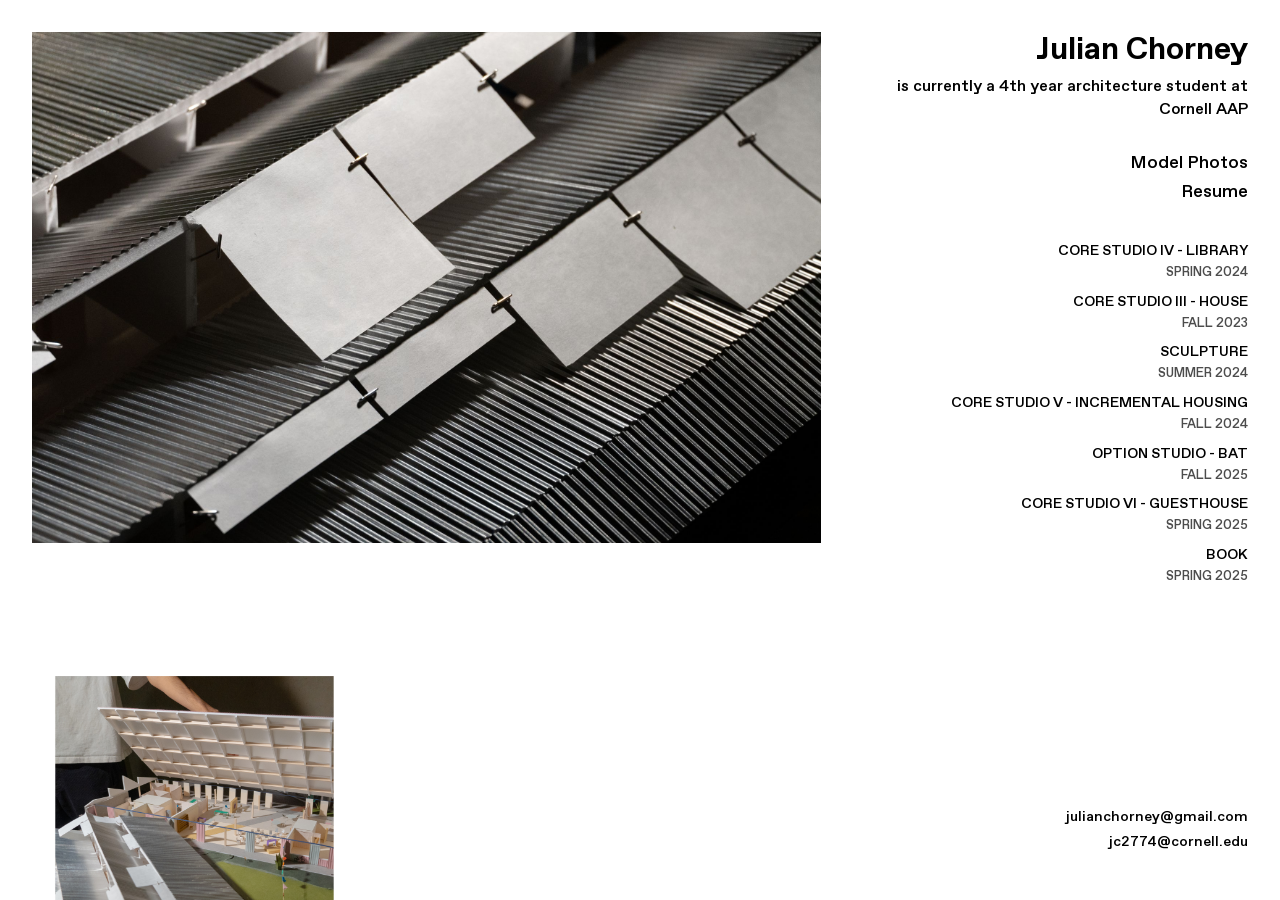
<file: index.html>
<!DOCTYPE html>
<html lang="en">
<head>
    <meta charset="UTF-8">
    <meta name="viewport" content="width=device-width, initial-scale=1.0">
    <title>Julian Chorney - Selected Works</title>
    <link rel="stylesheet" href="base.css">
    <link rel="stylesheet" href="style.css">
</head>
<body>
    <div class="simple-container">
        <!-- Left Scrollable Area (2/3) -->
        <div class="left-scroll">
            <div class="scroll-content">
                <!-- Portfolio Spreads -->
                <img src="PORTFOLIO/COVER.jpg" alt="Portfolio Cover" class="portfolio-image">
                <img src="PORTFOLIO/2022-2026 Portfolio2.jpg" alt="Portfolio Spread 2" class="portfolio-image">
                <img id="core-studio-4" src="PORTFOLIO/2022-2026 Portfolio3.jpg" alt="Portfolio Spread 3" class="portfolio-image">
                <img src="PORTFOLIO/2022-2026 Portfolio4.jpg" alt="Portfolio Spread 4" class="portfolio-image">
                <img src="PORTFOLIO/2022-2026 Portfolio5.jpg" alt="Portfolio Spread 5" class="portfolio-image">
                <img src="PORTFOLIO/2022-2026 Portfolio6.jpg" alt="Portfolio Spread 6" class="portfolio-image">
                <img id="core-studio-3" src="PORTFOLIO/2022-2026 Portfolio7.jpg" alt="Portfolio Spread 7" class="portfolio-image">
                <img src="PORTFOLIO/2022-2026 Portfolio8.jpg" alt="Portfolio Spread 8" class="portfolio-image">
                <img src="PORTFOLIO/2022-2026 Portfolio9.jpg" alt="Portfolio Spread 9" class="portfolio-image">
                <img id="sculpture" src="PORTFOLIO/2022-2026 Portfolio10.jpg" alt="Portfolio Spread 10" class="portfolio-image">
                <img src="PORTFOLIO/2022-2026 Portfolio11.jpg" alt="Portfolio Spread 11" class="portfolio-image">
                <img id="core-studio-5" src="PORTFOLIO/2022-2026 Portfolio12.jpg" alt="Portfolio Spread 12" class="portfolio-image">
                <img src="PORTFOLIO/2022-2026 Portfolio13.jpg" alt="Portfolio Spread 13" class="portfolio-image">
                <img src="PORTFOLIO/2022-2026 Portfolio14.jpg" alt="Portfolio Spread 14" class="portfolio-image">
                <img src="PORTFOLIO/2022-2026 Portfolio15.jpg" alt="Portfolio Spread 15" class="portfolio-image">
                <img src="PORTFOLIO/2022-2026 Portfolio16.jpg" alt="Portfolio Spread 16" class="portfolio-image">
                <img id="option-studio" src="PORTFOLIO/2022-2026 Portfolio17.jpg" alt="Portfolio Spread 17" class="portfolio-image">
                <img src="PORTFOLIO/2022-2026 Portfolio18.jpg" alt="Portfolio Spread 18" class="portfolio-image">
                <img src="PORTFOLIO/2022-2026 Portfolio19.jpg" alt="Portfolio Spread 19" class="portfolio-image">
                <img src="PORTFOLIO/2022-2026 Portfolio20.jpg" alt="Portfolio Spread 20" class="portfolio-image">
                <img id="core-studio-6" src="PORTFOLIO/2022-2026 Portfolio21.jpg" alt="Portfolio Spread 21" class="portfolio-image">
                <img src="PORTFOLIO/2022-2026 Portfolio22.jpg" alt="Portfolio Spread 22" class="portfolio-image">
                <img src="PORTFOLIO/2022-2026 Portfolio23.jpg" alt="Portfolio Spread 23" class="portfolio-image">
                <img id="book" src="PORTFOLIO/2022-2026 Portfolio24.jpg" alt="Portfolio Spread 24" class="portfolio-image">
                <img src="PORTFOLIO/2022-2026 Portfolio25.jpg" alt="Portfolio Spread 25" class="portfolio-image">
            </div>
        </div>

        <!-- Right Static Area (1/3) -->
        <div class="right-static">
            <div class="static-content">
                <div class="top-content">
                    <h2>Julian Chorney</h2>
                    <p class="description">is currently a 4th year architecture student at Cornell AAP</p>
                    <div class="nav-links">
                        <a href="model-photos.html" class="nav-link">Model Photos</a>
                        <a href="Julian Chorney 2026 Resume Website.pdf" class="nav-link" target="_blank">Resume</a>
                    </div>
                    <div class="table-of-contents">
                        <div class="project-list">
                            <div class="project-item">
                                <a href="#core-studio-4" class="project-title">CORE STUDIO IV - LIBRARY</a>
                                <span class="project-date">SPRING 2024</span>
                            </div>
                            <div class="project-item">
                                <a href="#core-studio-3" class="project-title">CORE STUDIO III - HOUSE</a>
                                <span class="project-date">FALL 2023</span>
                            </div>
                            <div class="project-item">
                                <a href="#sculpture" class="project-title">SCULPTURE</a>
                                <span class="project-date">SUMMER 2024</span>
                            </div>
                            <div class="project-item">
                                <a href="#core-studio-5" class="project-title">CORE STUDIO V - INCREMENTAL HOUSING</a>
                                <span class="project-date">FALL 2024</span>
                            </div>
                            <div class="project-item">
                                <a href="#option-studio" class="project-title">OPTION STUDIO - BAT</a>
                                <span class="project-date">FALL 2025</span>
                            </div>
                            <div class="project-item">
                                <a href="#core-studio-6" class="project-title">CORE STUDIO VI - GUESTHOUSE</a>
                                <span class="project-date">SPRING 2025</span>
                            </div>
                            <div class="project-item">
                                <a href="#book" class="project-title">BOOK</a>
                                <span class="project-date">SPRING 2025</span>
                            </div>
                        </div>
                    </div>
                </div>
                <div class="contact-info">
                    <p>julianchorney@gmail.com</p>
                    <p>jc2774@cornell.edu</p>
                </div>
            </div>
        </div>
    </div>

    <script src="navigation.js"></script>
</body>
</html>
</file>
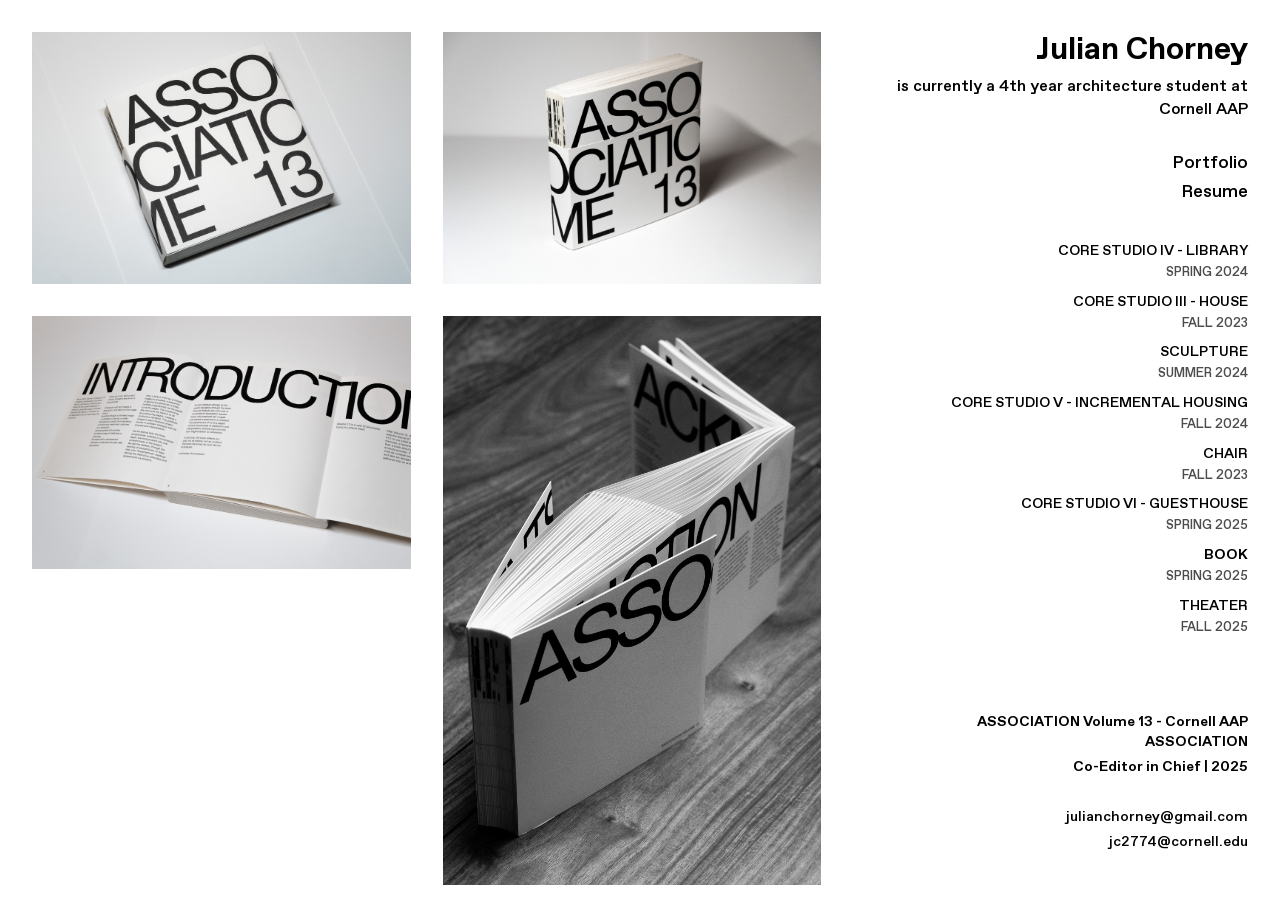
<file: book.html>
<!DOCTYPE html>
<html lang="en">
<head>
    <meta charset="UTF-8">
    <meta name="viewport" content="width=device-width, initial-scale=1.0">
    <title>BOOK - Julian Chorney</title>
    <link rel="stylesheet" href="base.css">
    <link rel="stylesheet" href="style.css">
</head>
<body>
    <div class="simple-container">
        <!-- Left Gallery Area (2/3) -->
        <div class="left-scroll">
            <div class="scroll-content">
                <div class="gallery-grid">
                    <!-- Gallery images will be loaded here -->
                </div>
            </div>
        </div>

        <!-- Right Static Area (1/3) -->
        <div class="right-static">
            <div class="static-content">
                <div class="top-content">
                    <h2><a href="index.html" class="name-link">Julian Chorney</a></h2>
                    <p class="description">is currently a 4th year architecture student at Cornell AAP</p>
                    <div class="nav-links">
                        <a href="index.html" class="nav-link">Portfolio</a>
                        <a href="Julian Chorney 2026 Resume Website.pdf" class="nav-link" target="_blank">Resume</a>
                    </div>
                    <div class="table-of-contents">
                        <div class="project-list">
                            <div class="project-item">
                                <a href="model-photos.html#core-studio-4" class="project-title">CORE STUDIO IV - LIBRARY</a>
                                <span class="project-date">SPRING 2024</span>
                            </div>
                            <div class="project-item">
                                <a href="model-photos.html#core-studio-3" class="project-title">CORE STUDIO III - HOUSE</a>
                                <span class="project-date">FALL 2023</span>
                            </div>
                            <div class="project-item">
                                <a href="sculpture.html" class="project-title">SCULPTURE</a>
                                <span class="project-date">SUMMER 2024</span>
                            </div>
                            <div class="project-item">
                                <a href="core-studio-5.html" class="project-title">CORE STUDIO V - INCREMENTAL HOUSING</a>
                                <span class="project-date">FALL 2024</span>
                            </div>
                            <div class="project-item">
                                <a href="chair.html" class="project-title">CHAIR</a>
                                <span class="project-date">FALL 2023</span>
                            </div>
                            <div class="project-item">
                                <a href="guesthouse.html" class="project-title">CORE STUDIO VI - GUESTHOUSE</a>
                                <span class="project-date">SPRING 2025</span>
                            </div>
                            <div class="project-item">
                                <a href="#" class="project-title active">BOOK</a>
                                <span class="project-date">SPRING 2025</span>
                            </div>
                            <div class="project-item">
                                <a href="model.html" class="project-title">THEATER</a>
                                <span class="project-date">FALL 2025</span>
                            </div>
                        </div>
                    </div>
                </div>
                <div class="contact-info">
                    <p><strong>ASSOCIATION Volume 13 - Cornell AAP ASSOCIATION</strong></p>
                    <p><strong>Co-Editor in Chief | 2025</strong></p>
                    <p>&nbsp;</p>
                    <p>julianchorney@gmail.com</p>
                    <p>jc2774@cornell.edu</p>
                </div>
            </div>
        </div>
    </div>

    <script src="book-script.js"></script>
</body>
</html>
</file>
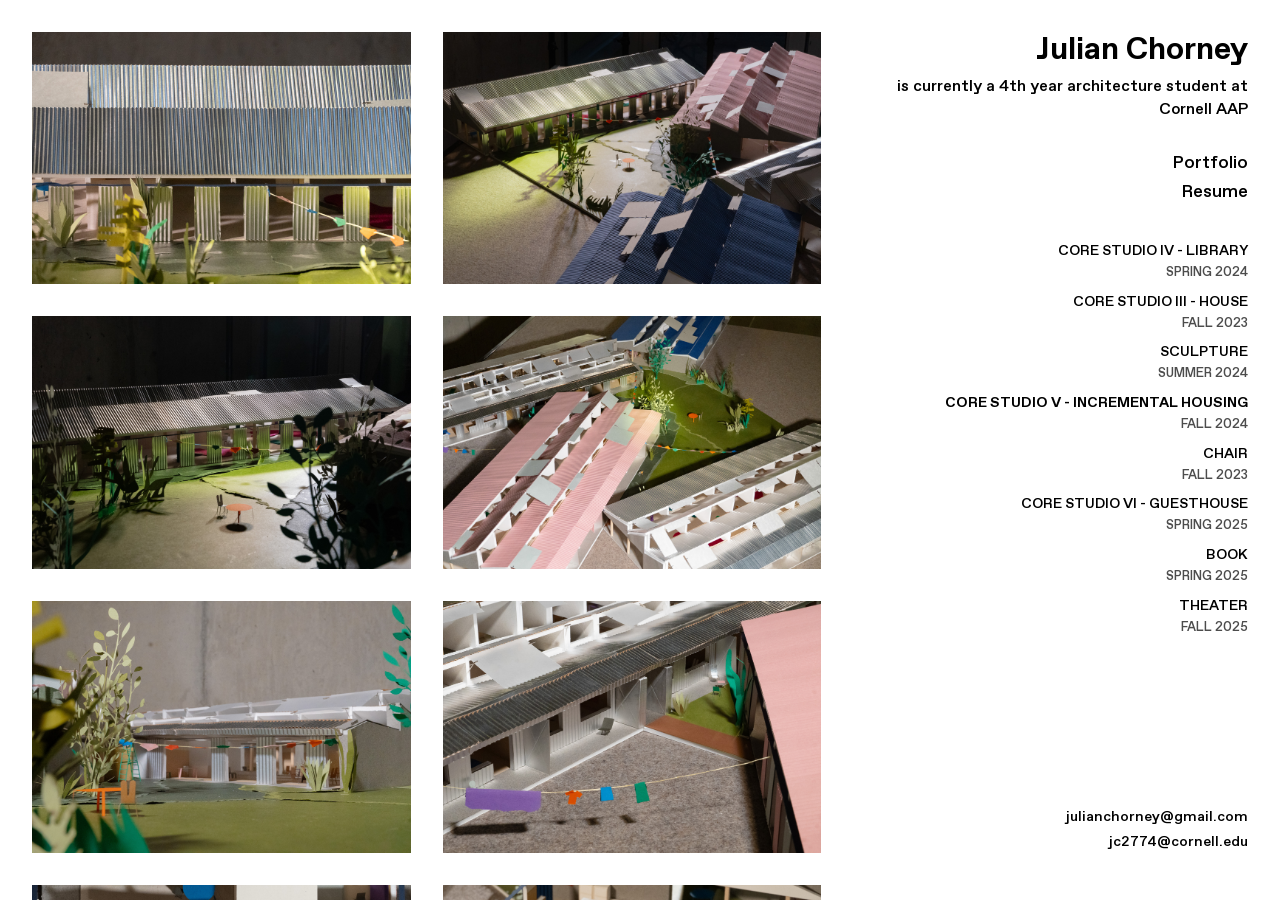
<file: core-studio-5.html>
<!DOCTYPE html>
<html lang="en">
<head>
    <meta charset="UTF-8">
    <meta name="viewport" content="width=device-width, initial-scale=1.0">
    <title>CORE STUDIO V - INCREMENTAL HOUSING - Julian Chorney</title>
    <link rel="stylesheet" href="base.css">
    <link rel="stylesheet" href="style.css">
</head>
<body>
    <div class="simple-container">
        <!-- Left Gallery Area (2/3) -->
        <div class="left-scroll">
            <div class="scroll-content">
                <div class="gallery-grid">
                    <!-- Gallery images will be loaded here -->
                </div>
            </div>
        </div>

        <!-- Right Static Area (1/3) -->
        <div class="right-static">
            <div class="static-content">
                <div class="top-content">
                    <h2><a href="index.html" class="name-link">Julian Chorney</a></h2>
                    <p class="description">is currently a 4th year architecture student at Cornell AAP</p>
                    <div class="nav-links">
                        <a href="index.html" class="nav-link">Portfolio</a>
                        <a href="Julian Chorney 2026 Resume Website.pdf" class="nav-link" target="_blank">Resume</a>
                    </div>
                    <div class="table-of-contents">
                        <div class="project-list">
                            <div class="project-item">
                                <a href="model-photos.html#core-studio-4" class="project-title">CORE STUDIO IV - LIBRARY</a>
                                <span class="project-date">SPRING 2024</span>
                            </div>
                            <div class="project-item">
                                <a href="model-photos.html#core-studio-3" class="project-title">CORE STUDIO III - HOUSE</a>
                                <span class="project-date">FALL 2023</span>
                            </div>
                            <div class="project-item">
                                <a href="sculpture.html" class="project-title">SCULPTURE</a>
                                <span class="project-date">SUMMER 2024</span>
                            </div>
                            <div class="project-item">
                                <a href="#" class="project-title active">CORE STUDIO V - INCREMENTAL HOUSING</a>
                                <span class="project-date">FALL 2024</span>
                            </div>
                            <div class="project-item">
                                <a href="chair.html" class="project-title">CHAIR</a>
                                <span class="project-date">FALL 2023</span>
                            </div>
                            <div class="project-item">
                                <a href="guesthouse.html" class="project-title">CORE STUDIO VI - GUESTHOUSE</a>
                                <span class="project-date">SPRING 2025</span>
                            </div>
                            <div class="project-item">
                                <a href="book.html" class="project-title">BOOK</a>
                                <span class="project-date">SPRING 2025</span>
                            </div>
                            <div class="project-item">
                                <a href="model.html" class="project-title">THEATER</a>
                                <span class="project-date">FALL 2025</span>
                            </div>
                        </div>
                    </div>
                </div>
                <div class="contact-info">
                    <p>julianchorney@gmail.com</p>
                    <p>jc2774@cornell.edu</p>
                </div>
            </div>
        </div>
    </div>

    <script src="core-studio-5-script.js"></script>
</body>
</html>
</file>
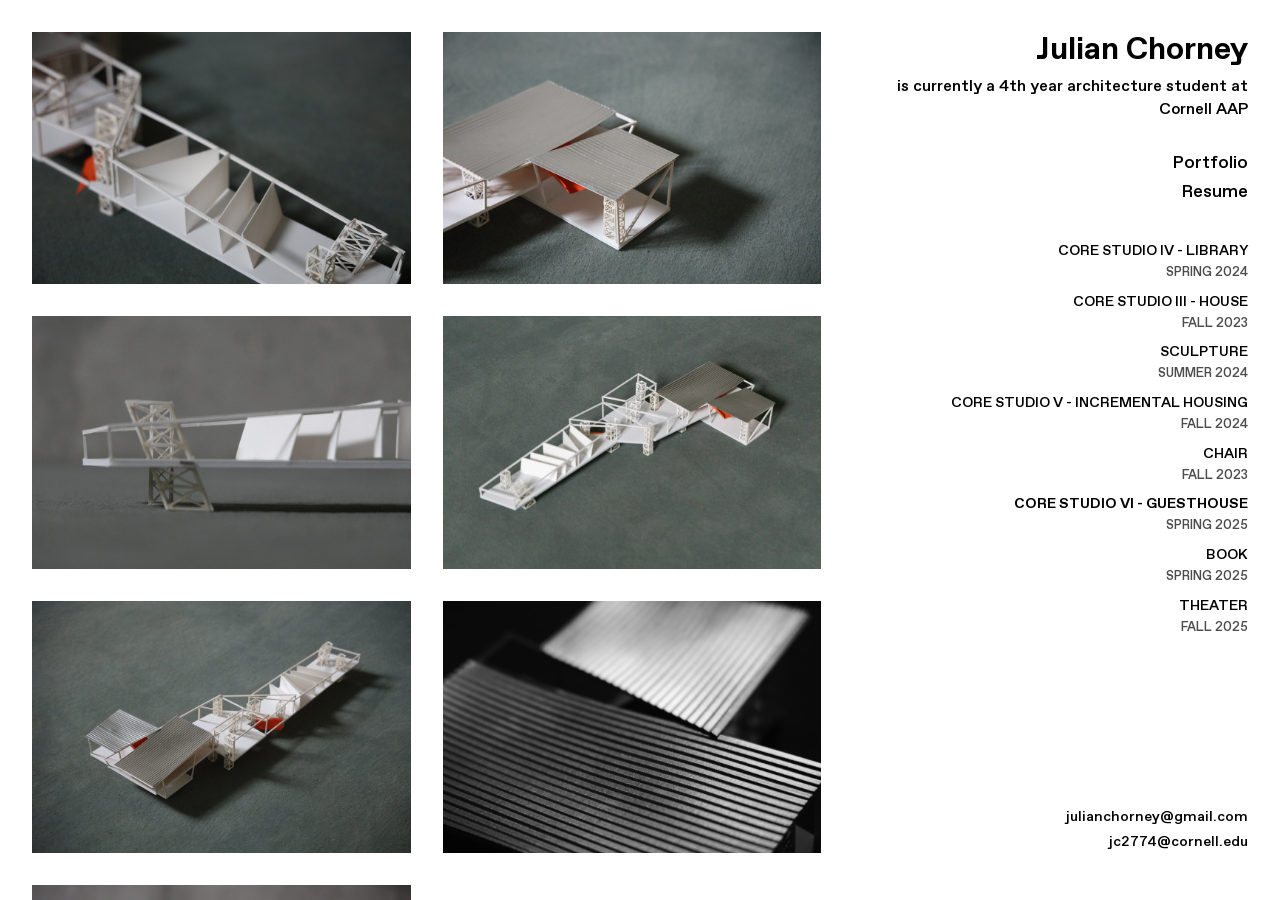
<file: guesthouse.html>
<!DOCTYPE html>
<html lang="en">
<head>
    <meta charset="UTF-8">
    <meta name="viewport" content="width=device-width, initial-scale=1.0">
    <title>CORE STUDIO VI - GUESTHOUSE - Julian Chorney</title>
    <link rel="stylesheet" href="base.css">
    <link rel="stylesheet" href="style.css">
</head>
<body>
    <div class="simple-container">
        <!-- Left Gallery Area (2/3) -->
        <div class="left-scroll">
            <div class="scroll-content">
                <div class="gallery-grid">
                    <!-- Gallery images will be loaded here -->
                </div>
            </div>
        </div>

        <!-- Right Static Area (1/3) -->
        <div class="right-static">
            <div class="static-content">
                <div class="top-content">
                    <h2><a href="index.html" class="name-link">Julian Chorney</a></h2>
                    <p class="description">is currently a 4th year architecture student at Cornell AAP</p>
                    <div class="nav-links">
                        <a href="index.html" class="nav-link">Portfolio</a>
                        <a href="Julian Chorney 2026 Resume Website.pdf" class="nav-link" target="_blank">Resume</a>
                    </div>
                    <div class="table-of-contents">
                        <div class="project-list">
                            <div class="project-item">
                                <a href="model-photos.html#core-studio-4" class="project-title">CORE STUDIO IV - LIBRARY</a>
                                <span class="project-date">SPRING 2024</span>
                            </div>
                            <div class="project-item">
                                <a href="model-photos.html#core-studio-3" class="project-title">CORE STUDIO III - HOUSE</a>
                                <span class="project-date">FALL 2023</span>
                            </div>
                            <div class="project-item">
                                <a href="sculpture.html" class="project-title">SCULPTURE</a>
                                <span class="project-date">SUMMER 2024</span>
                            </div>
                            <div class="project-item">
                                <a href="core-studio-5.html" class="project-title">CORE STUDIO V - INCREMENTAL HOUSING</a>
                                <span class="project-date">FALL 2024</span>
                            </div>
                            <div class="project-item">
                                <a href="chair.html" class="project-title">CHAIR</a>
                                <span class="project-date">FALL 2023</span>
                            </div>
                            <div class="project-item">
                                <a href="#" class="project-title active">CORE STUDIO VI - GUESTHOUSE</a>
                                <span class="project-date">SPRING 2025</span>
                            </div>
                            <div class="project-item">
                                <a href="book.html" class="project-title">BOOK</a>
                                <span class="project-date">SPRING 2025</span>
                            </div>
                            <div class="project-item">
                                <a href="model.html" class="project-title">THEATER</a>
                                <span class="project-date">FALL 2025</span>
                            </div>
                        </div>
                    </div>
                </div>
                <div class="contact-info">
                    <p>julianchorney@gmail.com</p>
                    <p>jc2774@cornell.edu</p>
                </div>
            </div>
        </div>
    </div>

    <script src="guesthouse-script.js"></script>
</body>
</html>
</file>
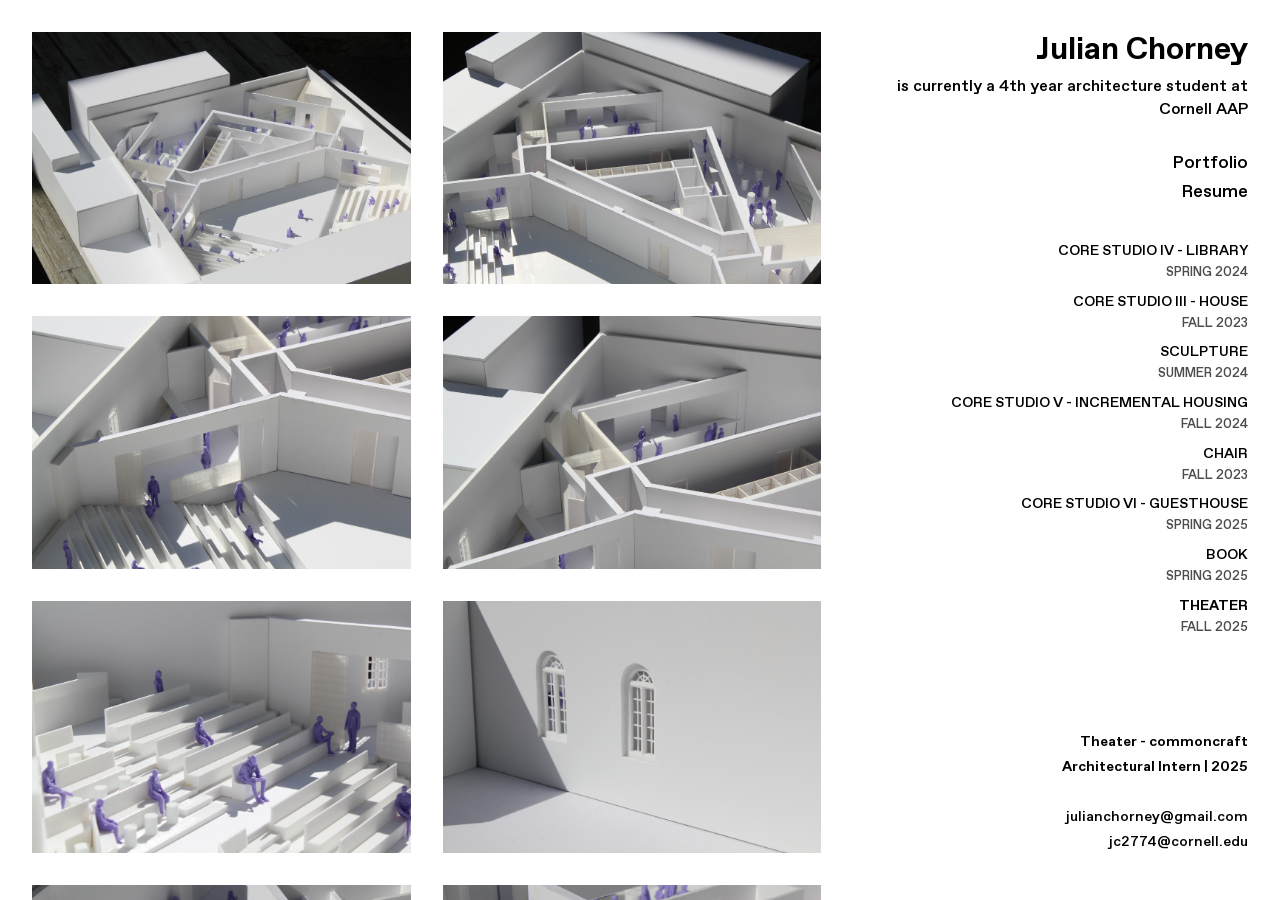
<file: model.html>
<!DOCTYPE html>
<html lang="en">
<head>
    <meta charset="UTF-8">
    <meta name="viewport" content="width=device-width, initial-scale=1.0">
    <title>THEATER - Julian Chorney</title>
    <link rel="stylesheet" href="base.css">
    <link rel="stylesheet" href="style.css">
</head>
<body>
    <div class="simple-container">
        <!-- Left Gallery Area (2/3) -->
        <div class="left-scroll">
            <div class="scroll-content">
                <div class="gallery-grid">
                    <!-- Gallery images will be loaded here -->
                </div>
            </div>
        </div>

        <!-- Right Static Area (1/3) -->
        <div class="right-static">
            <div class="static-content">
                <div class="top-content">
                    <h2><a href="index.html" class="name-link">Julian Chorney</a></h2>
                    <p class="description">is currently a 4th year architecture student at Cornell AAP</p>
                    <div class="nav-links">
                        <a href="index.html" class="nav-link">Portfolio</a>
                        <a href="Julian Chorney 2026 Resume Website.pdf" class="nav-link" target="_blank">Resume</a>
                    </div>
                    <div class="table-of-contents">
                        <div class="project-list">
                            <div class="project-item">
                                <a href="model-photos.html#core-studio-4" class="project-title">CORE STUDIO IV - LIBRARY</a>
                                <span class="project-date">SPRING 2024</span>
                            </div>
                            <div class="project-item">
                                <a href="model-photos.html#core-studio-3" class="project-title">CORE STUDIO III - HOUSE</a>
                                <span class="project-date">FALL 2023</span>
                            </div>
                            <div class="project-item">
                                <a href="sculpture.html" class="project-title">SCULPTURE</a>
                                <span class="project-date">SUMMER 2024</span>
                            </div>
                            <div class="project-item">
                                <a href="core-studio-5.html" class="project-title">CORE STUDIO V - INCREMENTAL HOUSING</a>
                                <span class="project-date">FALL 2024</span>
                            </div>
                            <div class="project-item">
                                <a href="chair.html" class="project-title">CHAIR</a>
                                <span class="project-date">FALL 2023</span>
                            </div>
                            <div class="project-item">
                                <a href="guesthouse.html" class="project-title">CORE STUDIO VI - GUESTHOUSE</a>
                                <span class="project-date">SPRING 2025</span>
                            </div>
                            <div class="project-item">
                                <a href="book.html" class="project-title">BOOK</a>
                                <span class="project-date">SPRING 2025</span>
                            </div>
                            <div class="project-item">
                                <a href="#" class="project-title active">THEATER</a>
                                <span class="project-date">FALL 2025</span>
                            </div>
                        </div>
                    </div>
                </div>
                <div class="contact-info">
                    <p><strong>Theater - commoncraft</strong></p>
                    <p><strong>Architectural Intern | 2025</strong></p>
                    <p>&nbsp;</p>
                    <p>julianchorney@gmail.com</p>
                    <p>jc2774@cornell.edu</p>
                </div>
            </div>
        </div>
    </div>

    <script src="model-script.js"></script>
</body>
</html>
</file>
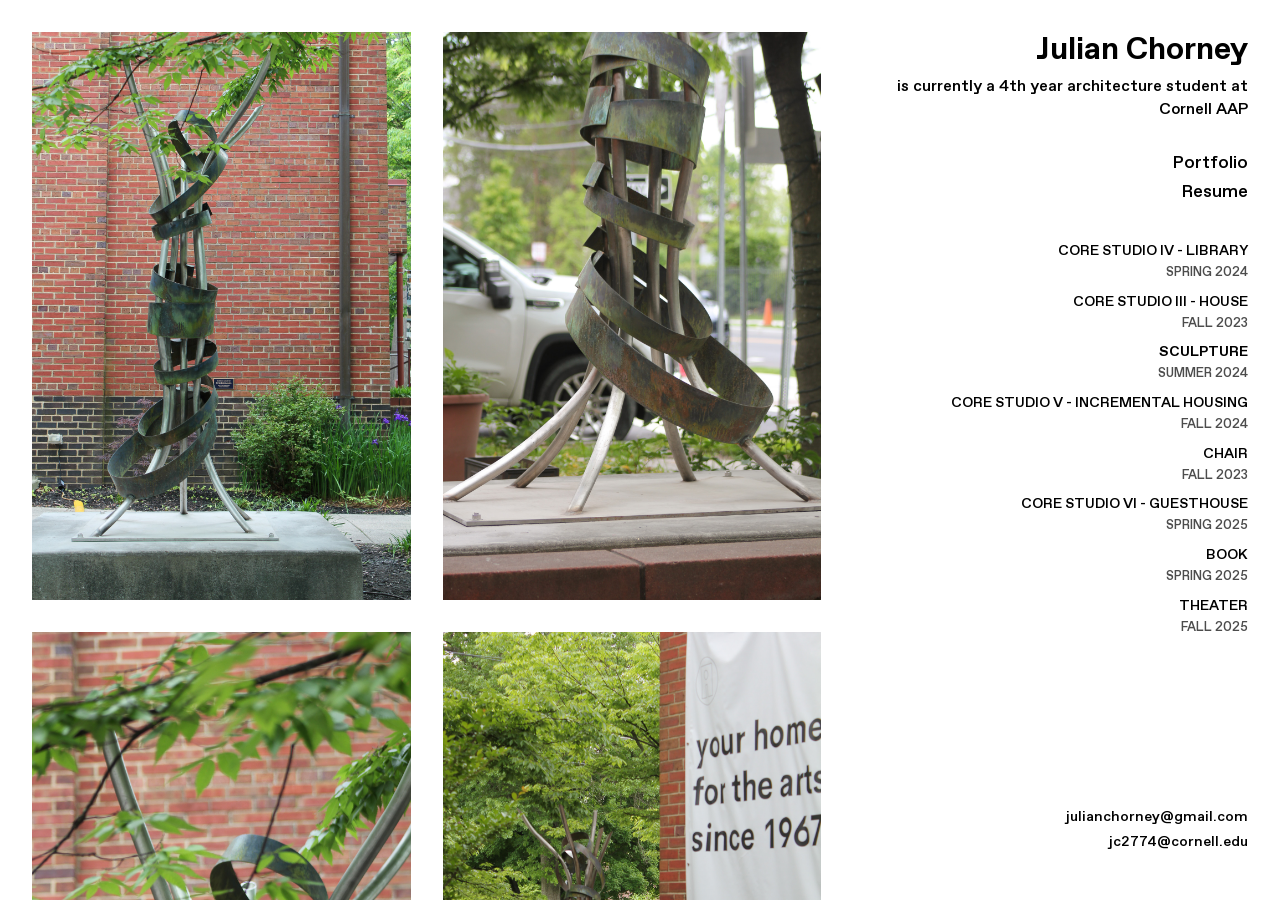
<file: sculpture.html>
<!DOCTYPE html>
<html lang="en">
<head>
    <meta charset="UTF-8">
    <meta name="viewport" content="width=device-width, initial-scale=1.0">
    <title>SCULPTURE - Julian Chorney</title>
    <link rel="stylesheet" href="base.css">
    <link rel="stylesheet" href="style.css">
</head>
<body>
    <div class="simple-container">
        <!-- Left Gallery Area (2/3) -->
        <div class="left-scroll">
            <div class="scroll-content">
                <div class="gallery-grid">
                    <!-- Gallery images will be loaded here -->
                </div>
            </div>
        </div>

        <!-- Right Static Area (1/3) -->
        <div class="right-static">
            <div class="static-content">
                <div class="top-content">
                    <h2><a href="index.html" class="name-link">Julian Chorney</a></h2>
                    <p class="description">is currently a 4th year architecture student at Cornell AAP</p>
                    <div class="nav-links">
                        <a href="index.html" class="nav-link">Portfolio</a>
                        <a href="Julian Chorney 2026 Resume Website.pdf" class="nav-link" target="_blank">Resume</a>
                    </div>
                    <div class="table-of-contents">
                        <div class="project-list">
                            <div class="project-item">
                                <a href="model-photos.html#core-studio-4" class="project-title">CORE STUDIO IV - LIBRARY</a>
                                <span class="project-date">SPRING 2024</span>
                            </div>
                            <div class="project-item">
                                <a href="model-photos.html#core-studio-3" class="project-title">CORE STUDIO III - HOUSE</a>
                                <span class="project-date">FALL 2023</span>
                            </div>
                            <div class="project-item">
                                <a href="#" class="project-title active">SCULPTURE</a>
                                <span class="project-date">SUMMER 2024</span>
                            </div>
                            <div class="project-item">
                                <a href="core-studio-5.html" class="project-title">CORE STUDIO V - INCREMENTAL HOUSING</a>
                                <span class="project-date">FALL 2024</span>
                            </div>
                            <div class="project-item">
                                <a href="chair.html" class="project-title">CHAIR</a>
                                <span class="project-date">FALL 2023</span>
                            </div>
                            <div class="project-item">
                                <a href="guesthouse.html" class="project-title">CORE STUDIO VI - GUESTHOUSE</a>
                                <span class="project-date">SPRING 2025</span>
                            </div>
                            <div class="project-item">
                                <a href="book.html" class="project-title">BOOK</a>
                                <span class="project-date">SPRING 2025</span>
                            </div>
                            <div class="project-item">
                                <a href="model.html" class="project-title">THEATER</a>
                                <span class="project-date">FALL 2025</span>
                            </div>
                        </div>
                    </div>
                </div>
                <div class="contact-info">
                    <p>julianchorney@gmail.com</p>
                    <p>jc2774@cornell.edu</p>
                </div>
            </div>
        </div>
    </div>

    <script src="sculpture-script.js"></script>
</body>
</html>
</file>
<file: base.css>
html {
	--mobile-scale: 1.4;
	--mobile-padding-offset: 0.3;
}

body {
	--swatch-1: rgba(0, 0, 0, 0.85);
	--swatch-2: rgba(0, 0, 0, 0.75);
	--swatch-3: rgba(0, 0, 0, 0.6);
	--swatch-4: rgba(0, 0, 0, 0.4);
    --swatch-5: rgba(0, 0, 0, 0.25);
	--swatch-6: #ffff00;
}

body.mobile {
}

a:active,
.linked:active,
.zoomable::part(media):active {
	opacity: 0.7;
}

.page a.active {
	font-weight: bold;
}

sub {
	position: relative;
	vertical-align: baseline;
	top: 0.3em;
}

sup {
	position: relative;
	vertical-align: baseline;
	top: -0.4em;
}

.small-caps {
	font-variant: small-caps;
    text-transform: lowercase;
}

ol {
	margin: 0;
	padding: 0 0 0 2.5em;
}

ul {
	margin: 0;
	padding: 0 0 0 2.0em;
}

ul.lineated {
	margin: 0;
	padding: 0;
	list-style-type: none;
	margin: 0 0 0 3em;
	text-indent: -3em;
}

blockquote {
	margin: 0;
	padding: 0 0 0 2em;
}

hr {
	background: rgba(0, 0, 0, 0.75);
	border: 0;
	height: 1px;
	display: block;
}

.content {
	border-color: rgba(0,0,0,.85);
}

bodycopy {
	font-size: 1.3rem;
	font-weight: 425;
	color: rgba(0, 0, 0, 0.85);
	font-family: "Diatype Variable";
	font-style: normal;
	line-height: 1.2;
	letter-spacing: 0em;
	display: block;
	font-variation-settings: 'slnt' 0, 'MONO' 0;
}

bodycopy a {
	color: rgba(0, 0, 0, 0.85);
	text-decoration: none;
}

bodycopy a:hover {
}

h1 {
	font-family: "Diatype Variable";
	font-style: normal;
	font-weight: 700;
	padding: 0;
	margin: 0;
	font-size: 11rem;
	line-height: 1;
	color: rgba(0, 0, 0, 0.85);
	letter-spacing: 0em;
	font-variation-settings: 'slnt' 0, 'MONO' 0;
}

.mobile h1 {
	
}

h1 a {
	color: rgba(0, 0, 0, 0.85);
	text-decoration: none;
}

h1 a:hover {
}

h2 {
	font-family: "Diatype Variable";
	font-style: normal;
	font-weight: 600;
	padding: 0;
	margin: 0;
	color: rgba(0, 0, 0, 0.75);
	font-size: 4rem;
	line-height: 1.1;
	letter-spacing: 0em;
	font-variation-settings: 'slnt' 0, 'MONO' 0;
}

h2 a {
	color: rgba(0, 0, 0, 0.75);
	text-decoration: none;
}

h2 a:hover {
}

.caption {
	font-size: 1.1rem;
	font-weight: 400;
	color: rgba(0, 0, 0, 0.4);
	font-family: "Diatype Mono Variable";
	font-style: normal;
	line-height: 1.2;
	letter-spacing: 0em;
	display: block;
	font-variation-settings: 'slnt' 0, 'MONO' 1;
}

.caption a {
	color: rgba(0, 0, 0, 0.4);
	text-decoration: underline;
}

.caption a:hover {
}

media-item .caption {
	margin-top: 1em;
}

gallery-grid .caption,
gallery-columnized .caption,
gallery-justify .caption {
	margin-bottom: 2em;
}

[thumbnail-index] .caption {
	text-align: center;
}

[thumbnail-index] .caption .tags {
	margin-top: 0.25em;
}

.page {
	justify-content: flex-start;
}

.page-content {
	padding: 3rem;
	text-align: left;
}

.mobile [id] .page-layout {
	max-width: 100%;
}

.page-layout {
	align-items: flex-start;
	max-width: 50%;
}

media-item::part(media) {
	border-radius: 0rem;
	border: 0;
	padding: 0rem;
	border-color: rgba(0,0,0,.85);
	border-style: solid;
}

.quick-view {
	height: 100%;
	width: 100%;
	padding: 3rem;
	margin-top: auto;
	margin-right: auto;
	margin-bottom: auto;
	margin-left: auto;
}

.quick-view-background {
	background-color: #ffffff;
}

.quick-view .caption {
	color: rgba(255, 255, 255, 1.0);
	padding: 20px 0;
	text-align: center;
	transition: 100ms opacity ease-in-out;
	position: absolute;
	bottom: 0;
	left: 0;
	right: 0;
}

.quick-view .caption-background {
	padding: 0.5rem 1rem;
	display: inline-block;
	background: rgba(0, 0, 0, 0.5);
	border-radius: .5rem;
	text-align: left;
	max-width: 50rem;
}

.mobile .quick-view {
	width: 100%;
	height: 100%;
	margin: 0;
	padding: 10px;
}

.mobile .quick-view .caption {
	padding: 10px 0;
}

.mobile .quick-view .caption-background {
	max-width: 100vw;
}

::part(slideshow-nav) {
	--button-size: 30px;
	--button-inset: 20px;
	--button-icon-color: rgba(255, 255, 255, 0.9);
	--button-icon-stroke-width: 1.5px;
	--button-icon-stroke-linecap: none;
	--button-background-color: rgba(87, 87, 87, 0.35);
	--button-background-radius: 50%;
	--button-active-opacity: 0.7;
}

gallery-slideshow::part(slideshow-nav) {
	--button-inset: 15px;
}

.quick-view::part(slideshow-nav) {
}

.wallpaper-slideshow::part(slideshow-nav) {
}

.mobile ::part(slideshow-nav) {
	--button-inset: 10px;
}

.mobile .quick-view::part(slideshow-nav) {
	--button-inset: 25px;
}

shop-product {
	font-size: 1.2rem;
	max-width: 22rem;
	font-family: "Diatype Variable";
	font-style: normal;
	font-weight: 400;
	font-variation-settings: 'slnt' 0, 'MONO' 0;
	letter-spacing: 0em;
	margin-bottom: 1em;
}

shop-product::part(price) {
	color: rgba(0, 0, 0, 0.75);
	line-height: 1.1;
	margin-bottom: 0.5em;
}

shop-product::part(dropdown) {
	width: 100%;
	color: rgba(0, 0, 0, 0.85);
	border: 1px solid rgba(0, 0, 0, 0.2);
	background-color: rgba(255, 255, 255, 0.0);
	background-image: url(https://static.cargo.site/assets/images/select-line-arrows.svg);
	background-repeat: no-repeat;
	background-position: top 0em right .1em;
	line-height: 1.2;
	padding: 0.58em 2em 0.55em 0.9em;
	border-radius: 10em;
	margin-bottom: 0.5em;
}

shop-product::part(button) {
	background: rgba(0, 0, 0, 0.15);
	color: rgba(0, 0, 0, 0.75);
	text-align: left;
	line-height: normal;
	padding: 0.5em 1em;
	cursor: pointer;
	border-radius: 10em;
}

shop-product::part(button):active {
	opacity: .7;
}

audio-player {
	--text-color: rgba(0, 0, 0, 0.85);
	--text-padding: 0 1.2em 0 1.0em;
	--background-color: rgba(255, 255, 255, 0);
	--buffer-background-color: rgba(0, 0, 0, 0.03);
	--progress-background-color: rgba(0, 0, 0, 0.075);
	--border-lines: 1px solid rgba(0, 0, 0, 0.2);
	font-size: 1.2rem;
	width: 32rem;
	height: 2.75em;
	font-family: "Diatype Variable";
	font-style: normal;
	font-weight: 400;
	font-variation-settings: 'slnt' 0, 'MONO' 0;
	line-height: normal;
	letter-spacing: 0em;
	margin-bottom: 0.5em;
	border-radius: 10em;
}

audio-player::part(button) {
	--icon-color: rgba(0, 0, 0, 0.85);
	--icon-size: 32%;
	--play-text: '';
	--pause-text: '';
	width: 3.15em;
	display: inline-flex;
	justify-content: center;
	cursor: pointer;
}

audio-player::part(play-icon) {
	padding-left: 0.6em;
}

audio-player::part(pause-icon) {
	padding-left: 0.4em;
}

audio-player::part(progress-indicator) {
	border-right: 1px solid rgba(0, 0, 0, 0);
	height: 100%;
	cursor: ew-resize;
}

audio-player::part(separator) {
	border-right: var(--border-lines);
}

body.mobile audio-player {
	max-width: 100%;
}
</file>
<file: style.css>
html {
    scroll-behavior: smooth;
}

/* Simple 2/3 Layout Styles */
@font-face {
    font-family: "Favorit";
    src: url("Favorit_Medium.ttf") format("truetype");
    font-weight: normal;
    font-style: normal;
}

@font-face {
    font-family: "Favorit";
    src: url("Favorit_Bold.ttf") format("truetype");
    font-weight: bold;
    font-style: normal;
}

* {
    margin: 0;
    padding: 0;
    box-sizing: border-box;
}

body {
    font-family: "Favorit", sans-serif;
    background: #ffffff;
    height: 100vh;
    overflow: hidden;
}

.simple-container {
    display: flex;
    height: 100vh;
}

/* Left Scrollable Area (2/3) */
.left-scroll {
    width: 66.67%;
    background: #ffffff;
    overflow-y: auto;
}

.scroll-content {
    padding: 2rem;
    display: flex;
    flex-direction: column;
    gap: 2.5rem;
}

.portfolio-image {
    width: 100%;
    height: auto;
    display: block;
    aspect-ratio: 17/11;
    object-fit: cover;
}

/* Right Static Area (1/3) */
.right-static {
    width: 33.33%;
    background: #ffffff;
    position: sticky;
    top: 0;
    height: 100vh;
    overflow: hidden;
    padding-top: 2rem;
}

.static-content {
    padding: 0 2rem 3rem 2rem;
    height: 100%;
    display: flex;
    flex-direction: column;
    justify-content: space-between;
    align-items: flex-end;
    text-align: right;
}

.top-content {
    display: flex;
    flex-direction: column;
    align-items: flex-end;
    text-align: right;
}

.static-content h2 {
    font-size: 2rem;
    color: rgba(0, 0, 0, 1);
    margin-bottom: 0.5rem;
    font-weight: 600;
    font-family: "Favorit", sans-serif;
}

.name-link {
    color: rgba(0, 0, 0, 1);
    text-decoration: none;
    cursor: pointer;
    transition: text-decoration 0.2s ease;
}

.name-link:hover {
    text-decoration: underline;
}

.static-content .description {
    font-size: 1rem;
    color: rgba(0, 0, 0, 1);
    line-height: 1.4;
    font-family: "Favorit", sans-serif;
    margin: 0 0 1rem 0;
}

.static-content p {
    font-size: 1.1rem;
    color: rgba(0, 0, 0, 1);
    line-height: 1.5;
    font-family: "Favorit", sans-serif;
}

.nav-links {
    margin: 1rem 0;
    display: flex;
    flex-direction: column;
    gap: 0.5rem;
}

.nav-link {
    color: rgba(0, 0, 0, 1);
    text-decoration: none;
    font-family: "Favorit", sans-serif;
    font-size: 1.1rem;
    cursor: pointer;
    transition: text-decoration 0.2s ease;
}

.nav-link:hover {
    text-decoration: underline;
}

.project-nav {
    margin: 1rem 0;
    display: flex;
    flex-direction: column;
    gap: 0.5rem;
}

.project-nav-link {
    color: rgba(0, 0, 0, 1);
    text-decoration: none;
    font-family: "Favorit", sans-serif;
    font-size: 1rem;
    cursor: pointer;
    transition: text-decoration 0.2s ease;
    text-align: right;
}

.project-nav-link:hover {
    text-decoration: underline;
}

.project-nav-link.active {
    font-weight: 700;
}

.table-of-contents {
    margin: 1.5rem 0;
    width: 100%;
}

.table-of-contents h3 {
    font-size: 1.1rem;
    color: rgba(0, 0, 0, 1);
    margin-bottom: 1rem;
    font-weight: 600;
    font-family: "Favorit", sans-serif;
    text-align: right;
}

.project-list {
    display: flex;
    flex-direction: column;
    gap: 0.8rem;
}

.project-item {
    display: flex;
    flex-direction: column;
    align-items: flex-end;
    text-align: right;
}

.project-title {
    font-size: 0.9rem;
    color: rgba(0, 0, 0, 1);
    font-family: "Favorit", sans-serif;
    font-weight: 500;
    line-height: 1.3;
    text-decoration: none;
    cursor: pointer;
    transition: text-decoration 0.2s ease;
}

.project-title:hover {
    text-decoration: underline;
}

.project-title.active {
    font-weight: 700;
}

.project-date {
    font-size: 0.8rem;
    color: rgba(0, 0, 0, 0.7);
    font-family: "Favorit", sans-serif;
    margin-top: 0.2rem;
}

.contact-info {
    margin-top: 1rem;
    display: flex;
    flex-direction: column;
    gap: 0.3rem;
}

.contact-info p {
    font-size: 0.9rem;
    color: rgba(0, 0, 0, 1);
    line-height: 1.4;
    font-family: "Favorit", sans-serif;
    margin: 0;
}

/* Modal Gallery Styles */
.modal {
    display: none;
    position: fixed;
    z-index: 1000;
    left: 0;
    top: 0;
    width: 100%;
    height: 100%;
    background-color: rgba(255, 255, 255, 0.95);
    overflow-y: auto;
}

.modal-content {
    background-color: #ffffff;
    margin: 2rem auto;
    padding: 2rem;
    width: 90%;
    max-width: 1200px;
    position: relative;
}

.close {
    position: absolute;
    right: 1rem;
    top: 1rem;
    font-size: 2rem;
    font-weight: bold;
    cursor: pointer;
    color: rgba(0, 0, 0, 0.8);
    font-family: "Favorit", sans-serif;
}

.close:hover {
    color: rgba(0, 0, 0, 1);
}

.modal-content h2 {
    font-size: 2rem;
    color: rgba(0, 0, 0, 1);
    margin-bottom: 2rem;
    font-weight: 600;
    font-family: "Favorit", sans-serif;
    text-align: center;
}

.gallery-grid {
    display: grid;
    grid-template-columns: repeat(auto-fit, minmax(300px, 1fr));
    gap: 2rem;
}

.gallery-item {
    width: 100%;
    height: auto;
    display: block;
    cursor: pointer;
}

/* Gallery Page Styles */
.gallery-page {
    min-height: 100vh;
    background: #ffffff;
}

.gallery-header {
    padding: 2rem;
    border-bottom: 1px solid rgba(0, 0, 0, 0.1);
    background: #ffffff;
    position: sticky;
    top: 0;
    z-index: 100;
}

.header-content {
    max-width: 1200px;
    margin: 0 auto;
    display: flex;
    align-items: center;
    justify-content: space-between;
}

.back-link {
    color: rgba(0, 0, 0, 1);
    text-decoration: none;
    font-family: "Favorit", sans-serif;
    font-size: 1.1rem;
    cursor: pointer;
    transition: opacity 0.2s ease;
}

.back-link:hover {
    opacity: 0.7;
}

.gallery-header h1 {
    font-size: 2rem;
    color: rgba(0, 0, 0, 1);
    font-weight: 600;
    font-family: "Favorit", sans-serif;
    margin: 0;
}

.gallery-main {
    padding: 2rem;
    max-width: 1200px;
    margin: 0 auto;
}

/* Scrollbar Styling - Hidden */
.left-scroll::-webkit-scrollbar {
    display: none;
}

.left-scroll {
    -ms-overflow-style: none;
    scrollbar-width: none;
}

/* Responsive Design */
@media (max-width: 768px) {
    .simple-container {
        flex-direction: column;
    }
    
    .left-scroll {
        width: 100%;
        height: 70vh;
        border-right: none;
        border-bottom: 1px solid rgba(0, 0, 0, 0.1);
    }
    
    .right-static {
        width: 100%;
        height: 30vh;
        position: relative;
    }
    
    .yellow-block {
        height: 150px;
    }
}
</file>
